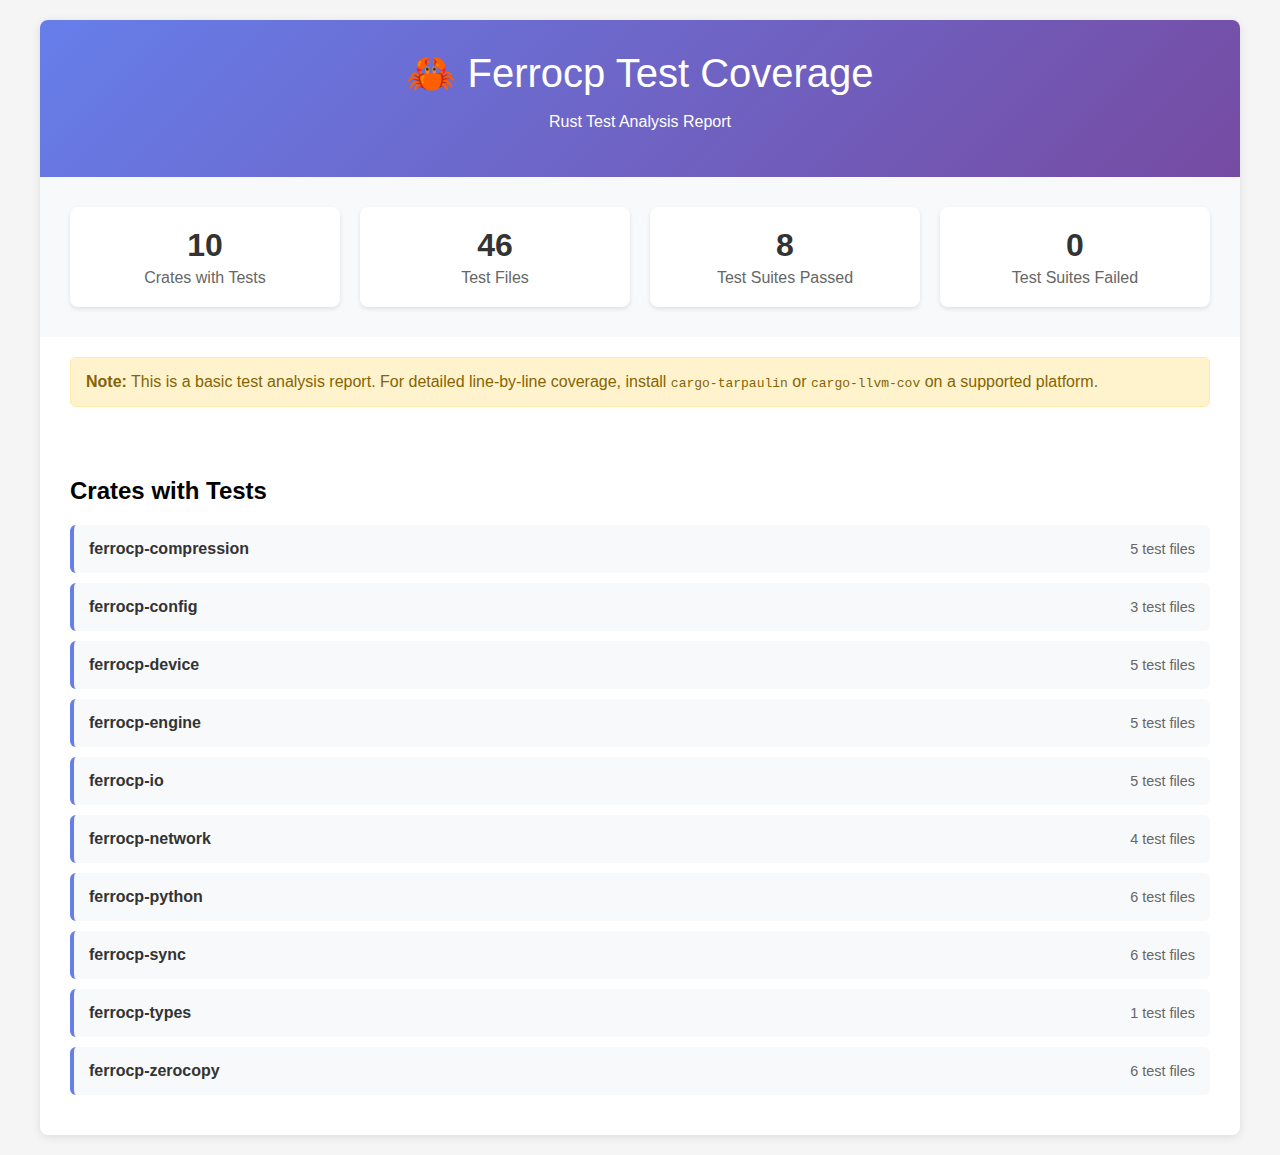
<file: coverage/index.html>
<!DOCTYPE html>
<html lang="en">
<head>
    <meta charset="UTF-8">
    <meta name="viewport" content="width=device-width, initial-scale=1.0">
    <title>Ferrocp Test Coverage Report</title>
    <style>
        body {
            font-family: -apple-system, BlinkMacSystemFont, 'Segoe UI', Roboto, sans-serif;
            margin: 0;
            padding: 20px;
            background-color: #f5f5f5;
        }
        .container {
            max-width: 1200px;
            margin: 0 auto;
            background: white;
            border-radius: 8px;
            box-shadow: 0 2px 10px rgba(0,0,0,0.1);
            overflow: hidden;
        }
        .header {
            background: linear-gradient(135deg, #667eea 0%, #764ba2 100%);
            color: white;
            padding: 30px;
            text-align: center;
        }
        .header h1 {
            margin: 0;
            font-size: 2.5em;
            font-weight: 300;
        }
        .summary {
            display: grid;
            grid-template-columns: repeat(auto-fit, minmax(200px, 1fr));
            gap: 20px;
            padding: 30px;
            background: #f8f9fa;
        }
        .metric {
            text-align: center;
            padding: 20px;
            background: white;
            border-radius: 8px;
            box-shadow: 0 2px 4px rgba(0,0,0,0.1);
        }
        .metric-value {
            font-size: 2em;
            font-weight: bold;
            color: #333;
        }
        .metric-label {
            color: #666;
            margin-top: 5px;
        }
        .crates {
            padding: 30px;
        }
        .crate-item {
            display: flex;
            justify-content: space-between;
            align-items: center;
            padding: 15px;
            margin: 10px 0;
            background: #f8f9fa;
            border-radius: 6px;
            border-left: 4px solid #667eea;
        }
        .crate-name {
            font-weight: 600;
            color: #333;
        }
        .crate-tests {
            color: #666;
            font-size: 0.9em;
        }
        .note {
            background: #fff3cd;
            border: 1px solid #ffeaa7;
            border-radius: 6px;
            padding: 15px;
            margin: 20px 30px;
            color: #856404;
        }
    </style>
</head>
<body>
    <div class="container">
        <div class="header">
            <h1>🦀 Ferrocp Test Coverage</h1>
            <p>Rust Test Analysis Report</p>
        </div>
        
        <div class="summary">
            <div class="metric">
                <div class="metric-value">10</div>
                <div class="metric-label">Crates with Tests</div>
            </div>
            <div class="metric">
                <div class="metric-value">46</div>
                <div class="metric-label">Test Files</div>
            </div>
            <div class="metric">
                <div class="metric-value">8</div>
                <div class="metric-label">Test Suites Passed</div>
            </div>
            <div class="metric">
                <div class="metric-value">0</div>
                <div class="metric-label">Test Suites Failed</div>
            </div>
        </div>
        
        <div class="note">
            <strong>Note:</strong> This is a basic test analysis report. For detailed line-by-line coverage, 
            install <code>cargo-tarpaulin</code> or <code>cargo-llvm-cov</code> on a supported platform.
        </div>
        
        <div class="crates">
            <h2>Crates with Tests</h2>
            
            <div class="crate-item">
                <div class="crate-name">ferrocp-compression</div>
                <div class="crate-tests">5 test files</div>
            </div>
            
            <div class="crate-item">
                <div class="crate-name">ferrocp-config</div>
                <div class="crate-tests">3 test files</div>
            </div>
            
            <div class="crate-item">
                <div class="crate-name">ferrocp-device</div>
                <div class="crate-tests">5 test files</div>
            </div>
            
            <div class="crate-item">
                <div class="crate-name">ferrocp-engine</div>
                <div class="crate-tests">5 test files</div>
            </div>
            
            <div class="crate-item">
                <div class="crate-name">ferrocp-io</div>
                <div class="crate-tests">5 test files</div>
            </div>
            
            <div class="crate-item">
                <div class="crate-name">ferrocp-network</div>
                <div class="crate-tests">4 test files</div>
            </div>
            
            <div class="crate-item">
                <div class="crate-name">ferrocp-python</div>
                <div class="crate-tests">6 test files</div>
            </div>
            
            <div class="crate-item">
                <div class="crate-name">ferrocp-sync</div>
                <div class="crate-tests">6 test files</div>
            </div>
            
            <div class="crate-item">
                <div class="crate-name">ferrocp-types</div>
                <div class="crate-tests">1 test files</div>
            </div>
            
            <div class="crate-item">
                <div class="crate-name">ferrocp-zerocopy</div>
                <div class="crate-tests">6 test files</div>
            </div>
            
        </div>
    </div>
</body>
</html>
</file>
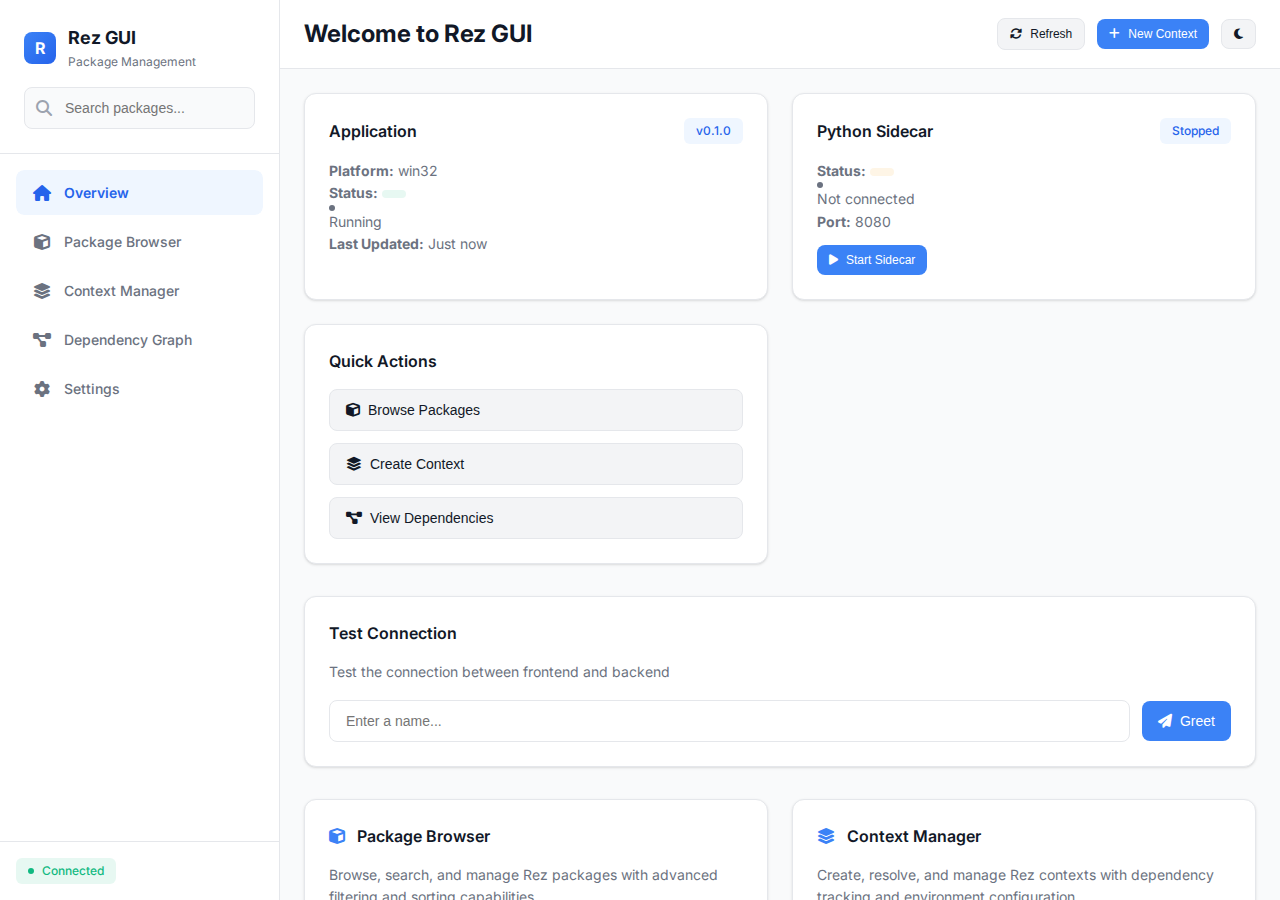
<file: modern-rez-gui.html>
<!DOCTYPE html>
<html lang="en" data-theme="light">
<head>
    <meta charset="UTF-8">
    <meta name="viewport" content="width=device-width, initial-scale=1.0">
    <title>Rez GUI - Modern Package Management</title>
    
    <!-- Fonts -->
    <link rel="preconnect" href="https://fonts.googleapis.com">
    <link rel="preconnect" href="https://fonts.gstatic.com" crossorigin>
    <link href="https://fonts.googleapis.com/css2?family=Inter:wght@400;500;600;700&display=swap" rel="stylesheet">
    
    <!-- Icons -->
    <link rel="stylesheet" href="https://cdnjs.cloudflare.com/ajax/libs/font-awesome/6.4.0/css/all.min.css">
    
    <!-- Styles -->
    <link rel="stylesheet" href="modern-rez-gui.css">
</head>
<body>
    <div class="app-container">
        <!-- Sidebar -->
        <aside class="sidebar">
            <div class="sidebar-header">
                <div class="logo">
                    <div class="logo-icon">R</div>
                    <div class="logo-text">
                        <h1>Rez GUI</h1>
                        <p>Package Management</p>
                    </div>
                </div>
                
                <div class="search-box">
                    <i class="fas fa-search search-icon"></i>
                    <input type="text" class="search-input" placeholder="Search packages...">
                </div>
            </div>
            
            <nav class="nav-section">
                <ul class="nav-list">
                    <li class="nav-item">
                        <a href="#" class="nav-link active" data-page="overview">
                            <i class="fas fa-home nav-icon"></i>
                            <span>Overview</span>
                        </a>
                    </li>
                    <li class="nav-item">
                        <a href="#" class="nav-link" data-page="packages">
                            <i class="fas fa-cube nav-icon"></i>
                            <span>Package Browser</span>
                        </a>
                    </li>
                    <li class="nav-item">
                        <a href="#" class="nav-link" data-page="contexts">
                            <i class="fas fa-layer-group nav-icon"></i>
                            <span>Context Manager</span>
                        </a>
                    </li>
                    <li class="nav-item">
                        <a href="#" class="nav-link" data-page="dependencies">
                            <i class="fas fa-project-diagram nav-icon"></i>
                            <span>Dependency Graph</span>
                        </a>
                    </li>
                    <li class="nav-item">
                        <a href="#" class="nav-link" data-page="settings">
                            <i class="fas fa-cog nav-icon"></i>
                            <span>Settings</span>
                        </a>
                    </li>
                </ul>
            </nav>
            
            <div class="sidebar-footer" style="padding: var(--space-4); border-top: 1px solid var(--border-primary);">
                <div class="status-indicator success">
                    <div class="status-dot"></div>
                    <span>Connected</span>
                </div>
            </div>
        </aside>
        
        <!-- Main Content -->
        <main class="main-content">
            <header class="main-header">
                <h1 class="page-title">Welcome to Rez GUI</h1>
                <div class="header-actions">
                    <button class="btn btn-secondary btn-sm">
                        <i class="fas fa-sync-alt"></i>
                        Refresh
                    </button>
                    <button class="btn btn-primary btn-sm">
                        <i class="fas fa-plus"></i>
                        New Context
                    </button>
                    <button class="btn btn-secondary btn-sm" onclick="toggleTheme()">
                        <i class="fas fa-moon"></i>
                    </button>
                </div>
            </header>
            
            <div class="content-area">
                <!-- Overview Page -->
                <div id="overview-page" class="page active">
                    <div class="card-grid">
                        <!-- Application Status Card -->
                        <div class="card">
                            <div class="card-header">
                                <h3 class="card-title">Application</h3>
                                <div class="card-badge">v0.1.0</div>
                            </div>
                            <div class="card-content">
                                <p><strong>Platform:</strong> win32</p>
                                <p><strong>Status:</strong> <span class="status-indicator success"><div class="status-dot"></div>Running</span></p>
                                <p><strong>Last Updated:</strong> Just now</p>
                            </div>
                        </div>
                        
                        <!-- Python Sidecar Card -->
                        <div class="card">
                            <div class="card-header">
                                <h3 class="card-title">Python Sidecar</h3>
                                <div class="card-badge warning">Stopped</div>
                            </div>
                            <div class="card-content">
                                <p><strong>Status:</strong> <span class="status-indicator warning"><div class="status-dot"></div>Not connected</span></p>
                                <p><strong>Port:</strong> 8080</p>
                                <button class="btn btn-primary btn-sm" style="margin-top: var(--space-3);">
                                    <i class="fas fa-play"></i>
                                    Start Sidecar
                                </button>
                            </div>
                        </div>
                        
                        <!-- Quick Actions Card -->
                        <div class="card">
                            <div class="card-header">
                                <h3 class="card-title">Quick Actions</h3>
                            </div>
                            <div class="card-content">
                                <div style="display: flex; flex-direction: column; gap: var(--space-3);">
                                    <button class="btn btn-secondary">
                                        <i class="fas fa-cube"></i>
                                        Browse Packages
                                    </button>
                                    <button class="btn btn-secondary">
                                        <i class="fas fa-layer-group"></i>
                                        Create Context
                                    </button>
                                    <button class="btn btn-secondary">
                                        <i class="fas fa-project-diagram"></i>
                                        View Dependencies
                                    </button>
                                </div>
                            </div>
                        </div>
                    </div>
                    
                    <!-- Test Connection Section -->
                    <div class="card">
                        <div class="card-header">
                            <h3 class="card-title">Test Connection</h3>
                        </div>
                        <div class="card-content">
                            <p style="margin-bottom: var(--space-4); color: var(--text-secondary);">
                                Test the connection between frontend and backend
                            </p>
                            <div style="display: flex; gap: var(--space-3); align-items: center;">
                                <input type="text" class="form-input" placeholder="Enter a name..." style="flex: 1;">
                                <button class="btn btn-primary">
                                    <i class="fas fa-paper-plane"></i>
                                    Greet
                                </button>
                            </div>
                        </div>
                    </div>
                    
                    <!-- Feature Cards -->
                    <div class="card-grid" style="margin-top: var(--space-8);">
                        <div class="card">
                            <div class="card-header">
                                <h3 class="card-title">
                                    <i class="fas fa-cube" style="margin-right: var(--space-2); color: var(--primary-500);"></i>
                                    Package Browser
                                </h3>
                            </div>
                            <div class="card-content">
                                <p>Browse, search, and manage Rez packages with advanced filtering and sorting capabilities.</p>
                            </div>
                        </div>
                        
                        <div class="card">
                            <div class="card-header">
                                <h3 class="card-title">
                                    <i class="fas fa-layer-group" style="margin-right: var(--space-2); color: var(--primary-500);"></i>
                                    Context Manager
                                </h3>
                            </div>
                            <div class="card-content">
                                <p>Create, resolve, and manage Rez contexts with dependency tracking and environment configuration.</p>
                            </div>
                        </div>
                        
                        <div class="card">
                            <div class="card-header">
                                <h3 class="card-title">
                                    <i class="fas fa-project-diagram" style="margin-right: var(--space-2); color: var(--primary-500);"></i>
                                    Dependency Graph
                                </h3>
                            </div>
                            <div class="card-content">
                                <p>Visualize package dependencies with interactive graphs and conflict resolution tools.</p>
                            </div>
                        </div>
                    </div>
                </div>
                
                <!-- Other pages would go here -->
                <div id="packages-page" class="page" style="display: none;">
                    <h2>Package Browser</h2>
                    <p>Package browser content would go here...</p>
                </div>
                
                <div id="contexts-page" class="page" style="display: none;">
                    <h2>Context Manager</h2>
                    <p>Context manager content would go here...</p>
                </div>
                
                <div id="dependencies-page" class="page" style="display: none;">
                    <h2>Dependency Graph</h2>
                    <p>Dependency graph content would go here...</p>
                </div>
                
                <div id="settings-page" class="page" style="display: none;">
                    <h2>Settings</h2>
                    <p>Settings content would go here...</p>
                </div>
            </div>
        </main>
    </div>
    
    <script src="modern-rez-gui.js"></script>
</body>
</html>
</file>
<file: modern-rez-gui.css>
/* Modern Rez GUI - CSS Framework */

/* CSS Variables for Modern Design System */
:root {
  /* Colors - Modern palette */
  --primary-50: #eff6ff;
  --primary-100: #dbeafe;
  --primary-500: #3b82f6;
  --primary-600: #2563eb;
  --primary-700: #1d4ed8;
  --primary-900: #1e3a8a;

  --gray-50: #f9fafb;
  --gray-100: #f3f4f6;
  --gray-200: #e5e7eb;
  --gray-300: #d1d5db;
  --gray-400: #9ca3af;
  --gray-500: #6b7280;
  --gray-600: #4b5563;
  --gray-700: #374151;
  --gray-800: #1f2937;
  --gray-900: #111827;

  --success-500: #10b981;
  --warning-500: #f59e0b;
  --error-500: #ef4444;

  /* Semantic colors */
  --bg-primary: #ffffff;
  --bg-secondary: #f9fafb;
  --bg-tertiary: #f3f4f6;
  --bg-accent: #eff6ff;
  
  --text-primary: #111827;
  --text-secondary: #6b7280;
  --text-tertiary: #9ca3af;
  --text-inverse: #ffffff;

  --border-primary: #e5e7eb;
  --border-secondary: #d1d5db;
  --border-focus: #3b82f6;

  /* Shadows */
  --shadow-xs: 0 1px 2px 0 rgb(0 0 0 / 0.05);
  --shadow-sm: 0 1px 3px 0 rgb(0 0 0 / 0.1), 0 1px 2px -1px rgb(0 0 0 / 0.1);
  --shadow-md: 0 4px 6px -1px rgb(0 0 0 / 0.1), 0 2px 4px -2px rgb(0 0 0 / 0.1);
  --shadow-lg: 0 10px 15px -3px rgb(0 0 0 / 0.1), 0 4px 6px -4px rgb(0 0 0 / 0.1);
  --shadow-xl: 0 20px 25px -5px rgb(0 0 0 / 0.1), 0 8px 10px -6px rgb(0 0 0 / 0.1);

  /* Border radius */
  --radius-sm: 0.375rem;
  --radius-md: 0.5rem;
  --radius-lg: 0.75rem;
  --radius-xl: 1rem;

  /* Typography */
  --font-sans: 'Inter', -apple-system, BlinkMacSystemFont, 'Segoe UI', Roboto, sans-serif;
  --font-mono: 'JetBrains Mono', 'SF Mono', Monaco, Consolas, monospace;

  /* Spacing */
  --space-1: 0.25rem;
  --space-2: 0.5rem;
  --space-3: 0.75rem;
  --space-4: 1rem;
  --space-5: 1.25rem;
  --space-6: 1.5rem;
  --space-8: 2rem;
  --space-10: 2.5rem;
  --space-12: 3rem;

  /* Transitions */
  --transition-fast: 150ms ease;
  --transition-normal: 200ms ease;
  --transition-slow: 300ms ease;
}

/* Dark mode */
[data-theme="dark"] {
  --bg-primary: #111827;
  --bg-secondary: #1f2937;
  --bg-tertiary: #374151;
  --bg-accent: #1e3a8a;
  
  --text-primary: #f9fafb;
  --text-secondary: #d1d5db;
  --text-tertiary: #9ca3af;
  
  --border-primary: #374151;
  --border-secondary: #4b5563;
}

/* Reset and base styles */
* {
  margin: 0;
  padding: 0;
  box-sizing: border-box;
}

body {
  font-family: var(--font-sans);
  font-size: 14px;
  line-height: 1.5;
  color: var(--text-primary);
  background-color: var(--bg-secondary);
  -webkit-font-smoothing: antialiased;
  -moz-osx-font-smoothing: grayscale;
}

/* Layout */
.app-container {
  display: flex;
  height: 100vh;
  overflow: hidden;
}

/* Sidebar */
.sidebar {
  width: 280px;
  background: var(--bg-primary);
  border-right: 1px solid var(--border-primary);
  display: flex;
  flex-direction: column;
  box-shadow: var(--shadow-sm);
}

.sidebar-header {
  padding: var(--space-6);
  border-bottom: 1px solid var(--border-primary);
}

.logo {
  display: flex;
  align-items: center;
  gap: var(--space-3);
  margin-bottom: var(--space-4);
}

.logo-icon {
  width: 32px;
  height: 32px;
  background: linear-gradient(135deg, var(--primary-500), var(--primary-600));
  border-radius: var(--radius-md);
  display: flex;
  align-items: center;
  justify-content: center;
  color: var(--text-inverse);
  font-weight: 700;
  font-size: 16px;
}

.logo-text h1 {
  font-size: 18px;
  font-weight: 700;
  color: var(--text-primary);
  margin-bottom: 2px;
}

.logo-text p {
  font-size: 12px;
  color: var(--text-secondary);
}

.search-box {
  position: relative;
}

.search-input {
  width: 100%;
  padding: var(--space-3) var(--space-4);
  padding-left: var(--space-10);
  border: 1px solid var(--border-primary);
  border-radius: var(--radius-md);
  background: var(--bg-secondary);
  color: var(--text-primary);
  font-size: 14px;
  transition: var(--transition-fast);
}

.search-input:focus {
  outline: none;
  border-color: var(--border-focus);
  box-shadow: 0 0 0 3px rgb(59 130 246 / 0.1);
}

.search-icon {
  position: absolute;
  left: var(--space-3);
  top: 50%;
  transform: translateY(-50%);
  color: var(--text-tertiary);
  font-size: 16px;
}

/* Navigation */
.nav-section {
  flex: 1;
  padding: var(--space-4);
  overflow-y: auto;
}

.nav-list {
  list-style: none;
  display: flex;
  flex-direction: column;
  gap: var(--space-1);
}

.nav-item {
  border-radius: var(--radius-md);
  overflow: hidden;
}

.nav-link {
  display: flex;
  align-items: center;
  gap: var(--space-3);
  padding: var(--space-3) var(--space-4);
  text-decoration: none;
  color: var(--text-secondary);
  font-weight: 500;
  transition: var(--transition-fast);
  border-radius: var(--radius-md);
}

.nav-link:hover {
  background: var(--bg-tertiary);
  color: var(--text-primary);
}

.nav-link.active {
  background: var(--bg-accent);
  color: var(--primary-600);
  font-weight: 600;
}

.nav-icon {
  width: 20px;
  height: 20px;
  display: flex;
  align-items: center;
  justify-content: center;
  font-size: 16px;
}

/* Main content */
.main-content {
  flex: 1;
  display: flex;
  flex-direction: column;
  overflow: hidden;
}

.main-header {
  background: var(--bg-primary);
  border-bottom: 1px solid var(--border-primary);
  padding: var(--space-4) var(--space-6);
  display: flex;
  align-items: center;
  justify-content: space-between;
  box-shadow: var(--shadow-xs);
}

.page-title {
  font-size: 24px;
  font-weight: 700;
  color: var(--text-primary);
}

.header-actions {
  display: flex;
  align-items: center;
  gap: var(--space-3);
}

.content-area {
  flex: 1;
  padding: var(--space-6);
  overflow-y: auto;
  background: var(--bg-secondary);
}

/* Cards */
.card-grid {
  display: grid;
  grid-template-columns: repeat(auto-fit, minmax(320px, 1fr));
  gap: var(--space-6);
  margin-bottom: var(--space-8);
}

.card {
  background: var(--bg-primary);
  border: 1px solid var(--border-primary);
  border-radius: var(--radius-lg);
  padding: var(--space-6);
  box-shadow: var(--shadow-sm);
  transition: var(--transition-normal);
}

.card:hover {
  box-shadow: var(--shadow-md);
  transform: translateY(-1px);
}

.card-header {
  display: flex;
  align-items: center;
  justify-content: space-between;
  margin-bottom: var(--space-4);
}

.card-title {
  font-size: 16px;
  font-weight: 600;
  color: var(--text-primary);
}

.card-badge {
  padding: var(--space-1) var(--space-3);
  background: var(--bg-accent);
  color: var(--primary-600);
  border-radius: var(--radius-sm);
  font-size: 12px;
  font-weight: 500;
}

.card-content {
  color: var(--text-secondary);
  line-height: 1.6;
}

/* Status indicators */
.status-indicator {
  display: inline-flex;
  align-items: center;
  gap: var(--space-2);
  padding: var(--space-1) var(--space-3);
  border-radius: var(--radius-sm);
  font-size: 12px;
  font-weight: 500;
}

.status-indicator.success {
  background: rgb(16 185 129 / 0.1);
  color: var(--success-500);
}

.status-indicator.warning {
  background: rgb(245 158 11 / 0.1);
  color: var(--warning-500);
}

.status-indicator.error {
  background: rgb(239 68 68 / 0.1);
  color: var(--error-500);
}

.status-dot {
  width: 6px;
  height: 6px;
  border-radius: 50%;
  background: currentColor;
}

/* Buttons */
.btn {
  display: inline-flex;
  align-items: center;
  gap: var(--space-2);
  padding: var(--space-3) var(--space-4);
  border: none;
  border-radius: var(--radius-md);
  font-size: 14px;
  font-weight: 500;
  text-decoration: none;
  cursor: pointer;
  transition: var(--transition-fast);
  white-space: nowrap;
}

.btn-primary {
  background: var(--primary-500);
  color: var(--text-inverse);
}

.btn-primary:hover {
  background: var(--primary-600);
}

.btn-secondary {
  background: var(--bg-tertiary);
  color: var(--text-primary);
  border: 1px solid var(--border-primary);
}

.btn-secondary:hover {
  background: var(--border-primary);
}

.btn-sm {
  padding: var(--space-2) var(--space-3);
  font-size: 12px;
}

/* Form elements */
.form-group {
  margin-bottom: var(--space-4);
}

.form-label {
  display: block;
  margin-bottom: var(--space-2);
  font-size: 14px;
  font-weight: 500;
  color: var(--text-primary);
}

.form-input {
  width: 100%;
  padding: var(--space-3) var(--space-4);
  border: 1px solid var(--border-primary);
  border-radius: var(--radius-md);
  background: var(--bg-primary);
  color: var(--text-primary);
  font-size: 14px;
  transition: var(--transition-fast);
}

.form-input:focus {
  outline: none;
  border-color: var(--border-focus);
  box-shadow: 0 0 0 3px rgb(59 130 246 / 0.1);
}

/* Responsive design */
@media (max-width: 768px) {
  .sidebar {
    width: 100%;
    position: fixed;
    top: 0;
    left: -100%;
    z-index: 1000;
    transition: left var(--transition-normal);
  }
  
  .sidebar.open {
    left: 0;
  }
  
  .main-content {
    width: 100%;
  }
  
  .card-grid {
    grid-template-columns: 1fr;
  }
}
</file>
